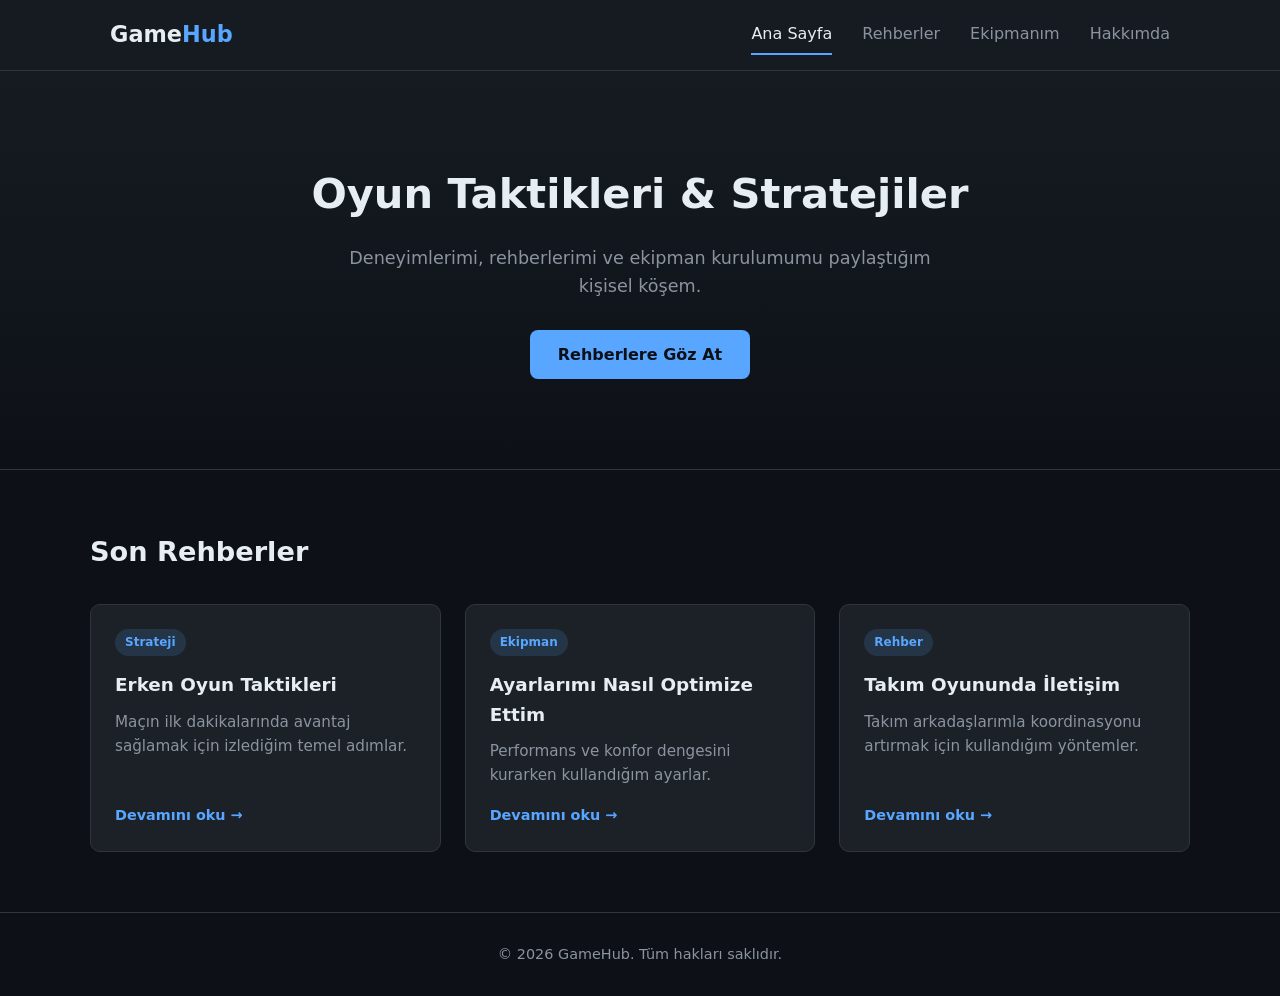
<file: index.html>
<!DOCTYPE html>
<html lang="tr">
<head>
<meta charset="UTF-8">
<meta name="viewport" content="width=device-width, initial-scale=1.0">
<title>GameHub | Ana Sayfa</title>
<link rel="stylesheet" href="style.css">
</head>
<body>

<header class="site-header">
  <div class="container nav-wrap">
    <a href="index.html" class="logo">Game<span>Hub</span></a>
    <button class="nav-toggle" id="navToggle" aria-label="Menüyü aç">
      <span></span><span></span><span></span>
    </button>
    <nav class="main-nav" id="mainNav">
      <a href="index.html" class="active">Ana Sayfa</a>
      <a href="rehberler.html">Rehberler</a>
      <a href="ekipmanim.html">Ekipmanım</a>
      <a href="hakkimda.html">Hakkımda</a>
    </nav>
  </div>
</header>

<section class="hero">
  <div class="container">
    <h1>Oyun Taktikleri &amp; Stratejiler</h1>
    <p class="hero-sub">Deneyimlerimi, rehberlerimi ve ekipman kurulumumu paylaştığım kişisel köşem.</p>
    <a href="rehberler.html" class="btn-primary">Rehberlere Göz At</a>
  </div>
</section>

<section class="section container">
  <h2>Son Rehberler</h2>
  <div class="card-grid">
    <article class="card">
      <span class="card-tag">Strateji</span>
      <h3>Erken Oyun Taktikleri</h3>
      <p>Maçın ilk dakikalarında avantaj sağlamak için izlediğim temel adımlar.</p>
      <a href="rehberler.html" class="card-link">Devamını oku →</a>
    </article>
    <article class="card">
      <span class="card-tag">Ekipman</span>
      <h3>Ayarlarımı Nasıl Optimize Ettim</h3>
      <p>Performans ve konfor dengesini kurarken kullandığım ayarlar.</p>
      <a href="ekipmanim.html" class="card-link">Devamını oku →</a>
    </article>
    <article class="card">
      <span class="card-tag">Rehber</span>
      <h3>Takım Oyununda İletişim</h3>
      <p>Takım arkadaşlarımla koordinasyonu artırmak için kullandığım yöntemler.</p>
      <a href="rehberler.html" class="card-link">Devamını oku →</a>
    </article>
  </div>
</section>

<footer class="site-footer">
  <div class="container">
    <p>&copy; 2026 GameHub. Tüm hakları saklıdır.</p>
  </div>
</footer>

<script src="script.js"></script>
</body>
</html>
</file>
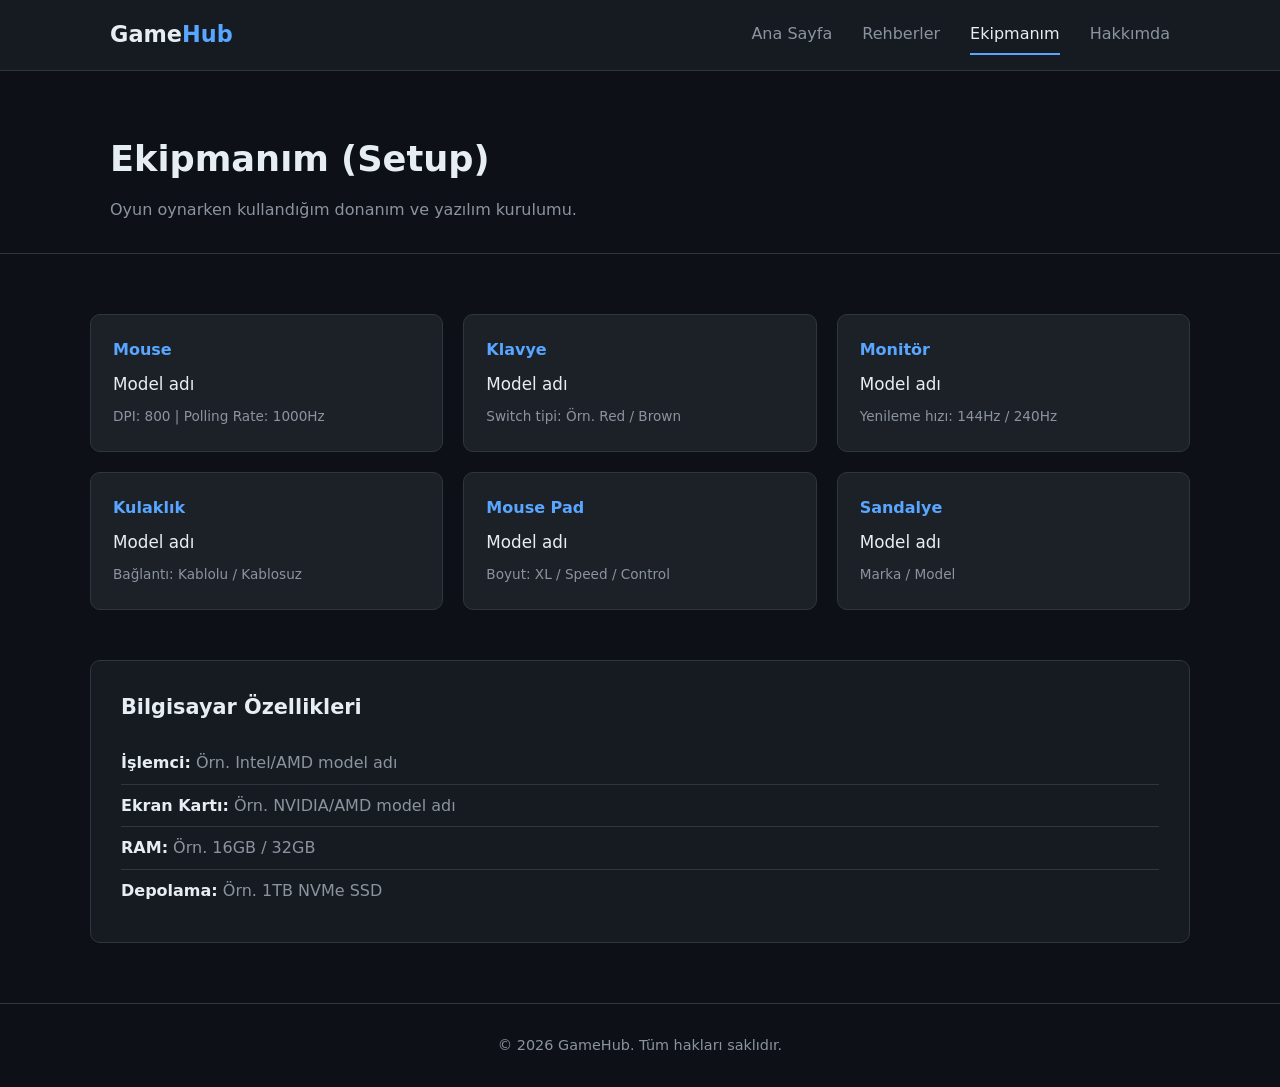
<file: ekipmanim.html>
<!DOCTYPE html>
<html lang="tr">
<head>
<meta charset="UTF-8">
<meta name="viewport" content="width=device-width, initial-scale=1.0">
<title>GameHub | Ekipmanım</title>
<link rel="stylesheet" href="style.css">
</head>
<body>

<header class="site-header">
  <div class="container nav-wrap">
    <a href="index.html" class="logo">Game<span>Hub</span></a>
    <button class="nav-toggle" id="navToggle" aria-label="Menüyü aç">
      <span></span><span></span><span></span>
    </button>
    <nav class="main-nav" id="mainNav">
      <a href="index.html">Ana Sayfa</a>
      <a href="rehberler.html">Rehberler</a>
      <a href="ekipmanim.html" class="active">Ekipmanım</a>
      <a href="hakkimda.html">Hakkımda</a>
    </nav>
  </div>
</header>

<section class="page-header">
  <div class="container">
    <h1>Ekipmanım (Setup)</h1>
    <p>Oyun oynarken kullandığım donanım ve yazılım kurulumu.</p>
  </div>
</section>

<section class="section container">
  <div class="setup-grid">

    <div class="setup-item">
      <h3>Mouse</h3>
      <p>Model adı</p>
      <span class="setup-detail">DPI: 800 | Polling Rate: 1000Hz</span>
    </div>

    <div class="setup-item">
      <h3>Klavye</h3>
      <p>Model adı</p>
      <span class="setup-detail">Switch tipi: Örn. Red / Brown</span>
    </div>

    <div class="setup-item">
      <h3>Monitör</h3>
      <p>Model adı</p>
      <span class="setup-detail">Yenileme hızı: 144Hz / 240Hz</span>
    </div>

    <div class="setup-item">
      <h3>Kulaklık</h3>
      <p>Model adı</p>
      <span class="setup-detail">Bağlantı: Kablolu / Kablosuz</span>
    </div>

    <div class="setup-item">
      <h3>Mouse Pad</h3>
      <p>Model adı</p>
      <span class="setup-detail">Boyut: XL / Speed / Control</span>
    </div>

    <div class="setup-item">
      <h3>Sandalye</h3>
      <p>Model adı</p>
      <span class="setup-detail">Marka / Model</span>
    </div>

  </div>

  <div class="specs-box">
    <h2>Bilgisayar Özellikleri</h2>
    <ul class="specs-list">
      <li><strong>İşlemci:</strong> Örn. Intel/AMD model adı</li>
      <li><strong>Ekran Kartı:</strong> Örn. NVIDIA/AMD model adı</li>
      <li><strong>RAM:</strong> Örn. 16GB / 32GB</li>
      <li><strong>Depolama:</strong> Örn. 1TB NVMe SSD</li>
    </ul>
  </div>
</section>

<footer class="site-footer">
  <div class="container">
    <p>&copy; 2026 GameHub. Tüm hakları saklıdır.</p>
  </div>
</footer>

<script src="script.js"></script>
</body>
</html>
</file>
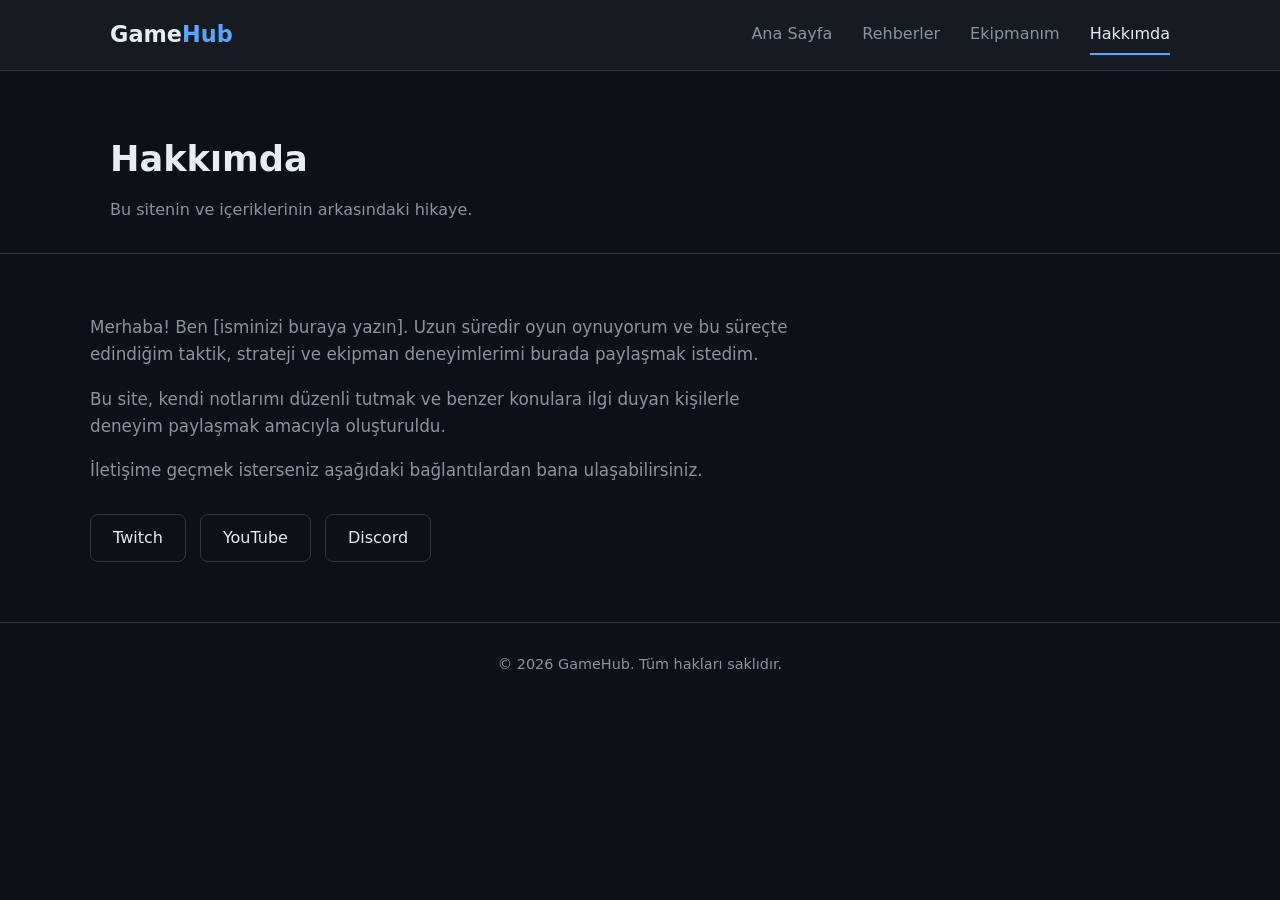
<file: hakkimda.html>
<!DOCTYPE html>
<html lang="tr">
<head>
<meta charset="UTF-8">
<meta name="viewport" content="width=device-width, initial-scale=1.0">
<title>GameHub | Hakkımda</title>
<link rel="stylesheet" href="style.css">
</head>
<body>

<header class="site-header">
  <div class="container nav-wrap">
    <a href="index.html" class="logo">Game<span>Hub</span></a>
    <button class="nav-toggle" id="navToggle" aria-label="Menüyü aç">
      <span></span><span></span><span></span>
    </button>
    <nav class="main-nav" id="mainNav">
      <a href="index.html">Ana Sayfa</a>
      <a href="rehberler.html">Rehberler</a>
      <a href="ekipmanim.html">Ekipmanım</a>
      <a href="hakkimda.html" class="active">Hakkımda</a>
    </nav>
  </div>
</header>

<section class="page-header">
  <div class="container">
    <h1>Hakkımda</h1>
    <p>Bu sitenin ve içeriklerinin arkasındaki hikaye.</p>
  </div>
</section>

<section class="section container about-section">
  <div class="about-content">
    <p>Merhaba! Ben [isminizi buraya yazın]. Uzun süredir oyun oynuyorum ve bu süreçte edindiğim taktik, strateji ve ekipman deneyimlerimi burada paylaşmak istedim.</p>
    <p>Bu site, kendi notlarımı düzenli tutmak ve benzer konulara ilgi duyan kişilerle deneyim paylaşmak amacıyla oluşturuldu.</p>
    <p>İletişime geçmek isterseniz aşağıdaki bağlantılardan bana ulaşabilirsiniz.</p>

    <div class="social-links">
      <a href="#" class="btn-secondary">Twitch</a>
      <a href="#" class="btn-secondary">YouTube</a>
      <a href="#" class="btn-secondary">Discord</a>
    </div>
  </div>
</section>

<footer class="site-footer">
  <div class="container">
    <p>&copy; 2026 GameHub. Tüm hakları saklıdır.</p>
  </div>
</footer>

<script src="script.js"></script>
</body>
</html>
</file>
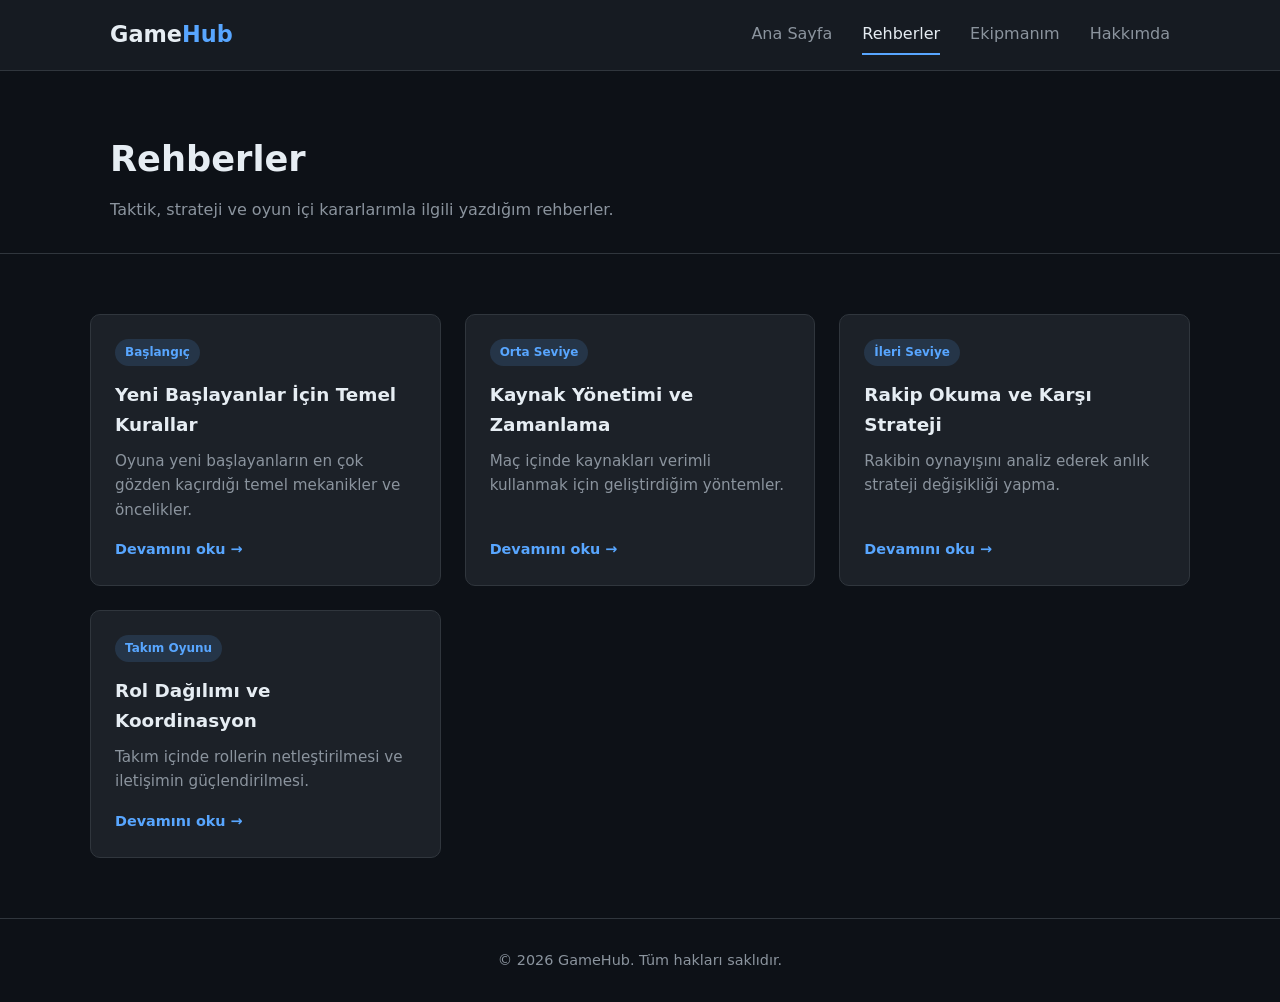
<file: rehberler.html>
<!DOCTYPE html>
<html lang="tr">
<head>
<meta charset="UTF-8">
<meta name="viewport" content="width=device-width, initial-scale=1.0">
<title>GameHub | Rehberler</title>
<link rel="stylesheet" href="style.css">
</head>
<body>

<header class="site-header">
  <div class="container nav-wrap">
    <a href="index.html" class="logo">Game<span>Hub</span></a>
    <button class="nav-toggle" id="navToggle" aria-label="Menüyü aç">
      <span></span><span></span><span></span>
    </button>
    <nav class="main-nav" id="mainNav">
      <a href="index.html">Ana Sayfa</a>
      <a href="rehberler.html" class="active">Rehberler</a>
      <a href="ekipmanim.html">Ekipmanım</a>
      <a href="hakkimda.html">Hakkımda</a>
    </nav>
  </div>
</header>

<section class="page-header">
  <div class="container">
    <h1>Rehberler</h1>
    <p>Taktik, strateji ve oyun içi kararlarımla ilgili yazdığım rehberler.</p>
  </div>
</section>

<section class="section container">
  <div class="card-grid">
    <article class="card">
      <span class="card-tag">Başlangıç</span>
      <h3>Yeni Başlayanlar İçin Temel Kurallar</h3>
      <p>Oyuna yeni başlayanların en çok gözden kaçırdığı temel mekanikler ve öncelikler.</p>
      <a href="#" class="card-link">Devamını oku →</a>
    </article>
    <article class="card">
      <span class="card-tag">Orta Seviye</span>
      <h3>Kaynak Yönetimi ve Zamanlama</h3>
      <p>Maç içinde kaynakları verimli kullanmak için geliştirdiğim yöntemler.</p>
      <a href="#" class="card-link">Devamını oku →</a>
    </article>
    <article class="card">
      <span class="card-tag">İleri Seviye</span>
      <h3>Rakip Okuma ve Karşı Strateji</h3>
      <p>Rakibin oynayışını analiz ederek anlık strateji değişikliği yapma.</p>
      <a href="#" class="card-link">Devamını oku →</a>
    </article>
    <article class="card">
      <span class="card-tag">Takım Oyunu</span>
      <h3>Rol Dağılımı ve Koordinasyon</h3>
      <p>Takım içinde rollerin netleştirilmesi ve iletişimin güçlendirilmesi.</p>
      <a href="#" class="card-link">Devamını oku →</a>
    </article>
  </div>
</section>

<footer class="site-footer">
  <div class="container">
    <p>&copy; 2026 GameHub. Tüm hakları saklıdır.</p>
  </div>
</footer>

<script src="script.js"></script>
</body>
</html>
</file>
<file: style.css>
:root {
  --bg-primary: #0d1117;
  --bg-secondary: #161b22;
  --bg-card: #1c2128;
  --border-color: #30363d;
  --text-primary: #e6edf3;
  --text-secondary: #8b949e;
  --accent: #58a6ff;
  --accent-hover: #79c0ff;
  --max-width: 1100px;
}

* {
  margin: 0;
  padding: 0;
  box-sizing: border-box;
}

body {
  font-family: 'Segoe UI', system-ui, -apple-system, sans-serif;
  background-color: var(--bg-primary);
  color: var(--text-primary);
  line-height: 1.6;
}

.container {
  max-width: var(--max-width);
  margin: 0 auto;
  padding: 0 20px;
}

a {
  color: inherit;
  text-decoration: none;
}

ul { list-style: none; }

/* Header & Nav */
.site-header {
  background-color: var(--bg-secondary);
  border-bottom: 1px solid var(--border-color);
  position: sticky;
  top: 0;
  z-index: 100;
}

.nav-wrap {
  display: flex;
  align-items: center;
  justify-content: space-between;
  height: 70px;
}

.logo {
  font-size: 1.4rem;
  font-weight: 700;
  color: var(--text-primary);
}

.logo span {
  color: var(--accent);
}

.main-nav {
  display: flex;
  gap: 30px;
}

.main-nav a {
  color: var(--text-secondary);
  font-weight: 500;
  padding: 6px 0;
  border-bottom: 2px solid transparent;
  transition: color 0.2s, border-color 0.2s;
}

.main-nav a:hover,
.main-nav a.active {
  color: var(--text-primary);
  border-bottom-color: var(--accent);
}

.nav-toggle {
  display: none;
  flex-direction: column;
  justify-content: space-between;
  width: 26px;
  height: 20px;
  background: none;
  border: none;
  cursor: pointer;
  padding: 0;
}

.nav-toggle span {
  display: block;
  height: 2px;
  width: 100%;
  background-color: var(--text-primary);
  border-radius: 2px;
}

/* Hero */
.hero {
  padding: 90px 0;
  text-align: center;
  background: linear-gradient(180deg, var(--bg-secondary), var(--bg-primary));
  border-bottom: 1px solid var(--border-color);
}

.hero h1 {
  font-size: 2.6rem;
  margin-bottom: 16px;
}

.hero-sub {
  color: var(--text-secondary);
  font-size: 1.1rem;
  max-width: 600px;
  margin: 0 auto 30px;
}

.btn-primary {
  display: inline-block;
  background-color: var(--accent);
  color: #0d1117;
  font-weight: 600;
  padding: 12px 28px;
  border-radius: 8px;
  transition: background-color 0.2s;
}

.btn-primary:hover {
  background-color: var(--accent-hover);
}

.btn-secondary {
  display: inline-block;
  border: 1px solid var(--border-color);
  color: var(--text-primary);
  padding: 10px 22px;
  border-radius: 8px;
  transition: border-color 0.2s, color 0.2s;
}

.btn-secondary:hover {
  border-color: var(--accent);
  color: var(--accent);
}

/* Section / Page header */
.section {
  padding: 60px 0;
}

.page-header {
  padding: 60px 0 30px;
  border-bottom: 1px solid var(--border-color);
}

.page-header h1 {
  font-size: 2.2rem;
  margin-bottom: 10px;
}

.page-header p {
  color: var(--text-secondary);
}

.section h2 {
  font-size: 1.7rem;
  margin-bottom: 30px;
}

/* Cards */
.card-grid {
  display: grid;
  grid-template-columns: repeat(3, 1fr);
  gap: 24px;
}

.card {
  background-color: var(--bg-card);
  border: 1px solid var(--border-color);
  border-radius: 10px;
  padding: 24px;
  display: flex;
  flex-direction: column;
  transition: transform 0.2s, border-color 0.2s;
}

.card:hover {
  transform: translateY(-4px);
  border-color: var(--accent);
}

.card-tag {
  align-self: flex-start;
  background-color: rgba(88, 166, 255, 0.15);
  color: var(--accent);
  font-size: 0.75rem;
  font-weight: 600;
  padding: 4px 10px;
  border-radius: 20px;
  margin-bottom: 14px;
}

.card h3 {
  font-size: 1.15rem;
  margin-bottom: 10px;
}

.card p {
  color: var(--text-secondary);
  font-size: 0.95rem;
  flex-grow: 1;
  margin-bottom: 16px;
}

.card-link {
  color: var(--accent);
  font-weight: 600;
  font-size: 0.9rem;
}

/* Setup page */
.setup-grid {
  display: grid;
  grid-template-columns: repeat(3, 1fr);
  gap: 20px;
  margin-bottom: 50px;
}

.setup-item {
  background-color: var(--bg-card);
  border: 1px solid var(--border-color);
  border-radius: 10px;
  padding: 22px;
}

.setup-item h3 {
  color: var(--accent);
  font-size: 1rem;
  margin-bottom: 8px;
}

.setup-item p {
  font-size: 1.05rem;
  margin-bottom: 6px;
}

.setup-detail {
  color: var(--text-secondary);
  font-size: 0.85rem;
}

.specs-box {
  background-color: var(--bg-secondary);
  border: 1px solid var(--border-color);
  border-radius: 10px;
  padding: 30px;
}

.specs-box h2 {
  font-size: 1.3rem;
  margin-bottom: 18px;
}

.specs-list li {
  padding: 8px 0;
  border-bottom: 1px solid var(--border-color);
  color: var(--text-secondary);
}

.specs-list li:last-child {
  border-bottom: none;
}

.specs-list strong {
  color: var(--text-primary);
}

/* About page */
.about-content {
  max-width: 700px;
}

.about-content p {
  color: var(--text-secondary);
  margin-bottom: 18px;
  font-size: 1.05rem;
}

.social-links {
  display: flex;
  gap: 14px;
  margin-top: 30px;
}

/* Footer */
.site-footer {
  border-top: 1px solid var(--border-color);
  padding: 30px 0;
  text-align: center;
  color: var(--text-secondary);
  font-size: 0.9rem;
}

/* Responsive */
@media (max-width: 768px) {
  .nav-toggle {
    display: flex;
  }

  .main-nav {
    position: absolute;
    top: 70px;
    left: 0;
    right: 0;
    background-color: var(--bg-secondary);
    border-bottom: 1px solid var(--border-color);
    flex-direction: column;
    gap: 0;
    max-height: 0;
    overflow: hidden;
    transition: max-height 0.3s ease;
  }

  .main-nav.open {
    max-height: 300px;
  }

  .main-nav a {
    padding: 16px 20px;
    border-bottom: 1px solid var(--border-color);
    border-left: 2px solid transparent;
  }

  .main-nav a.active {
    border-bottom-color: var(--border-color);
    border-left-color: var(--accent);
  }

  .hero h1 {
    font-size: 2rem;
  }

  .card-grid,
  .setup-grid {
    grid-template-columns: 1fr;
  }
}

@media (max-width: 480px) {
  .hero {
    padding: 60px 0;
  }
}
</file>
